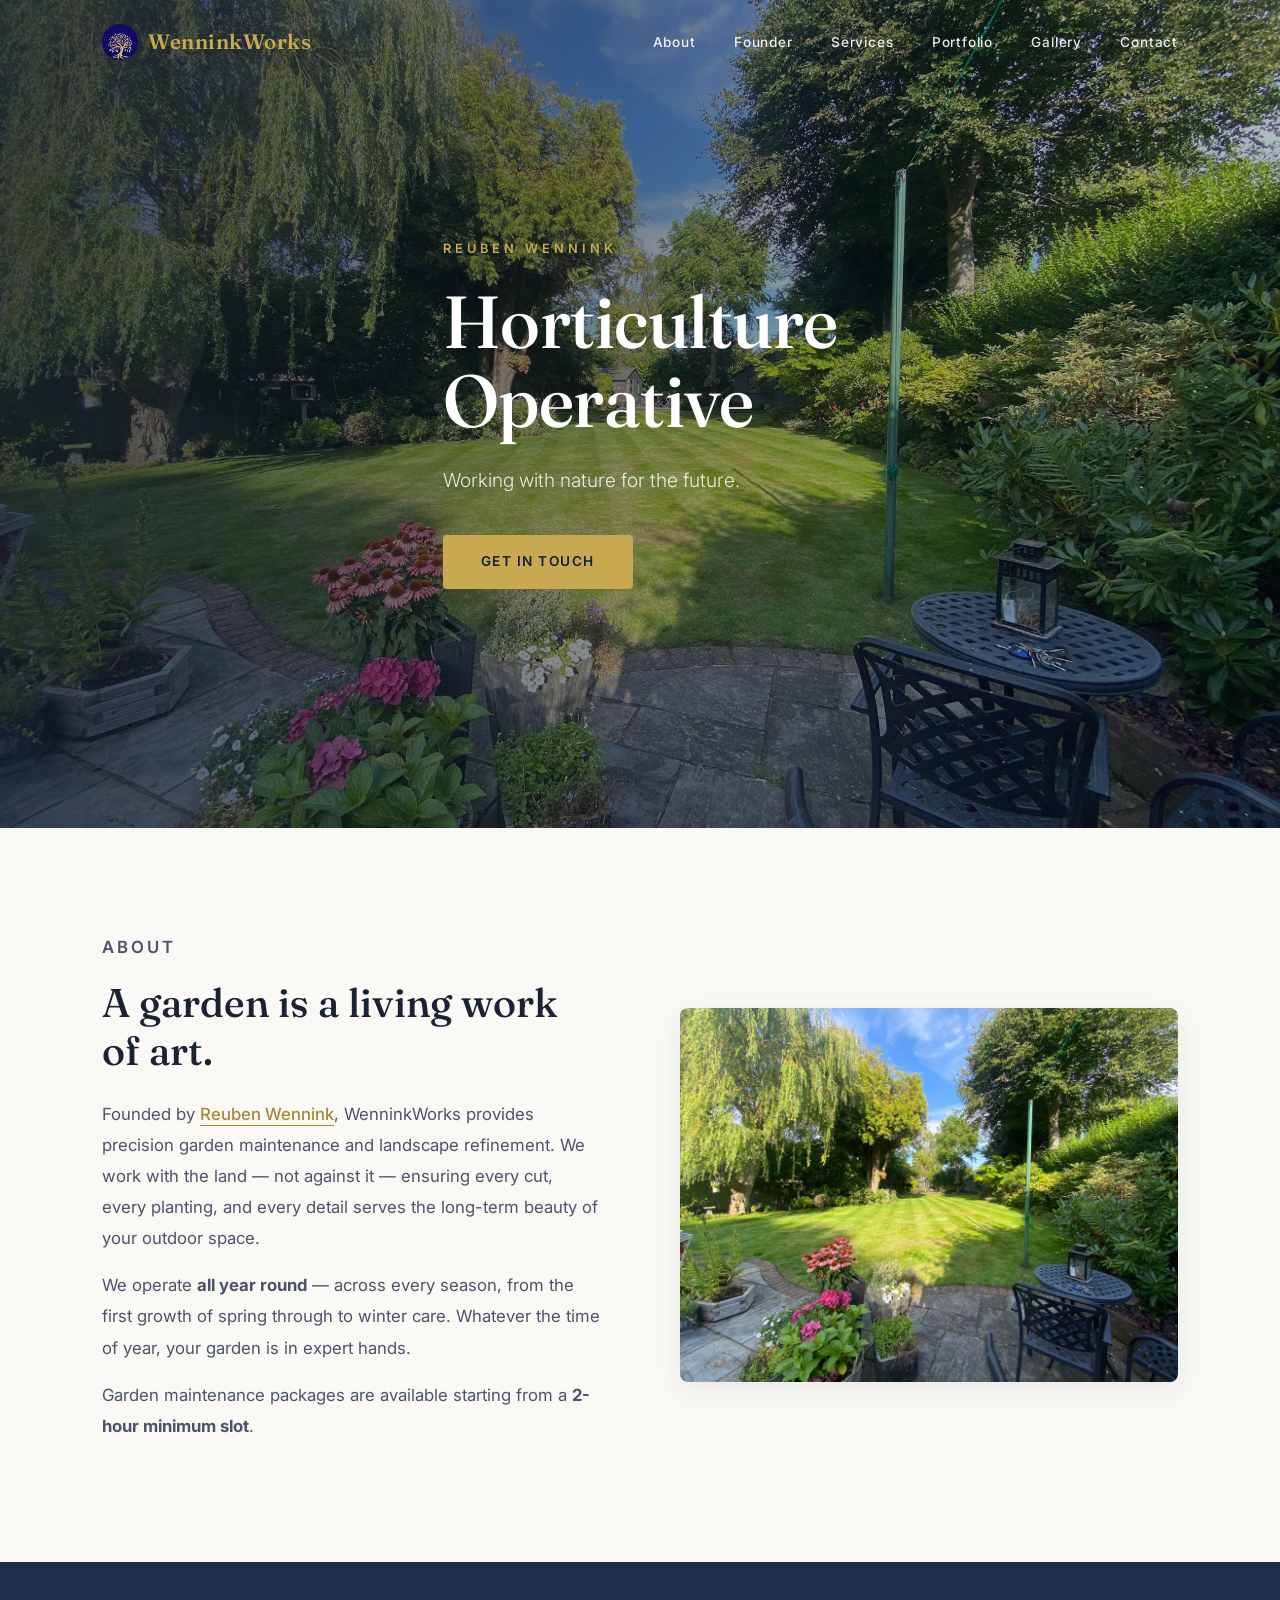
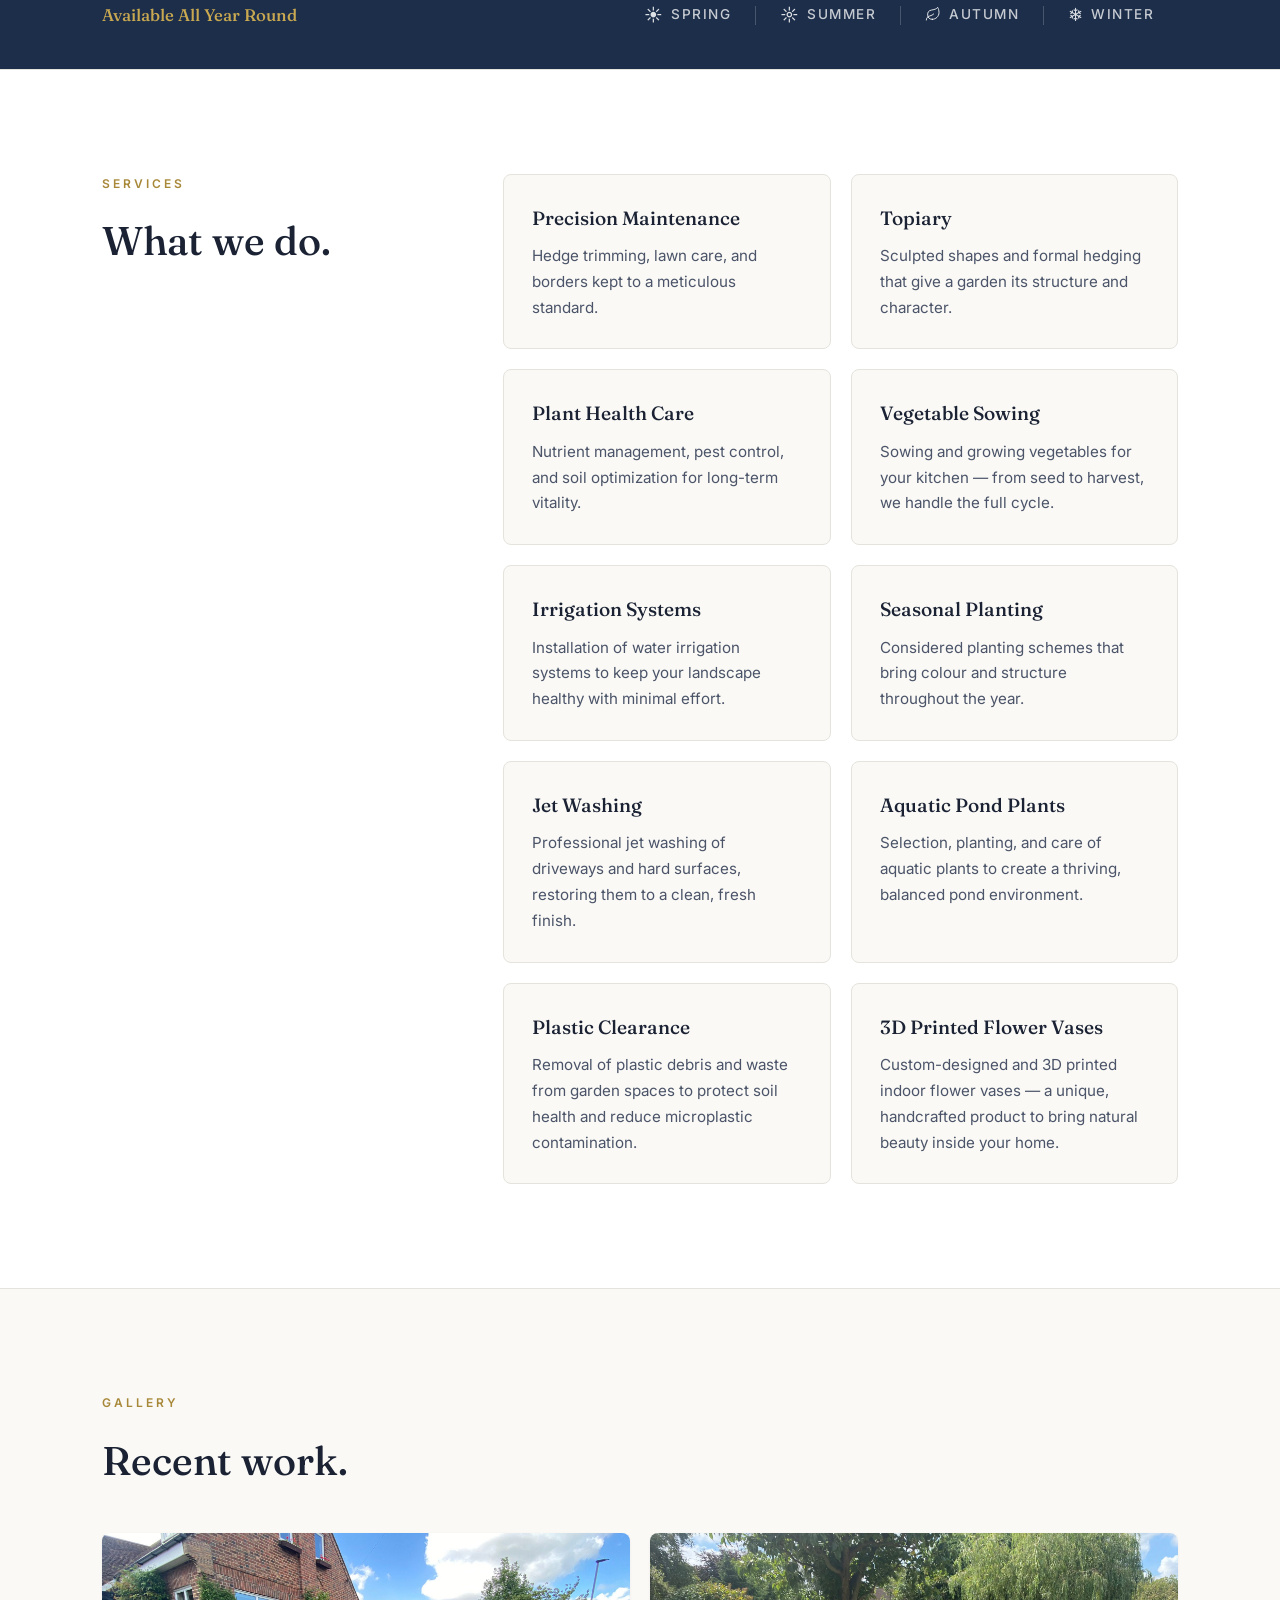
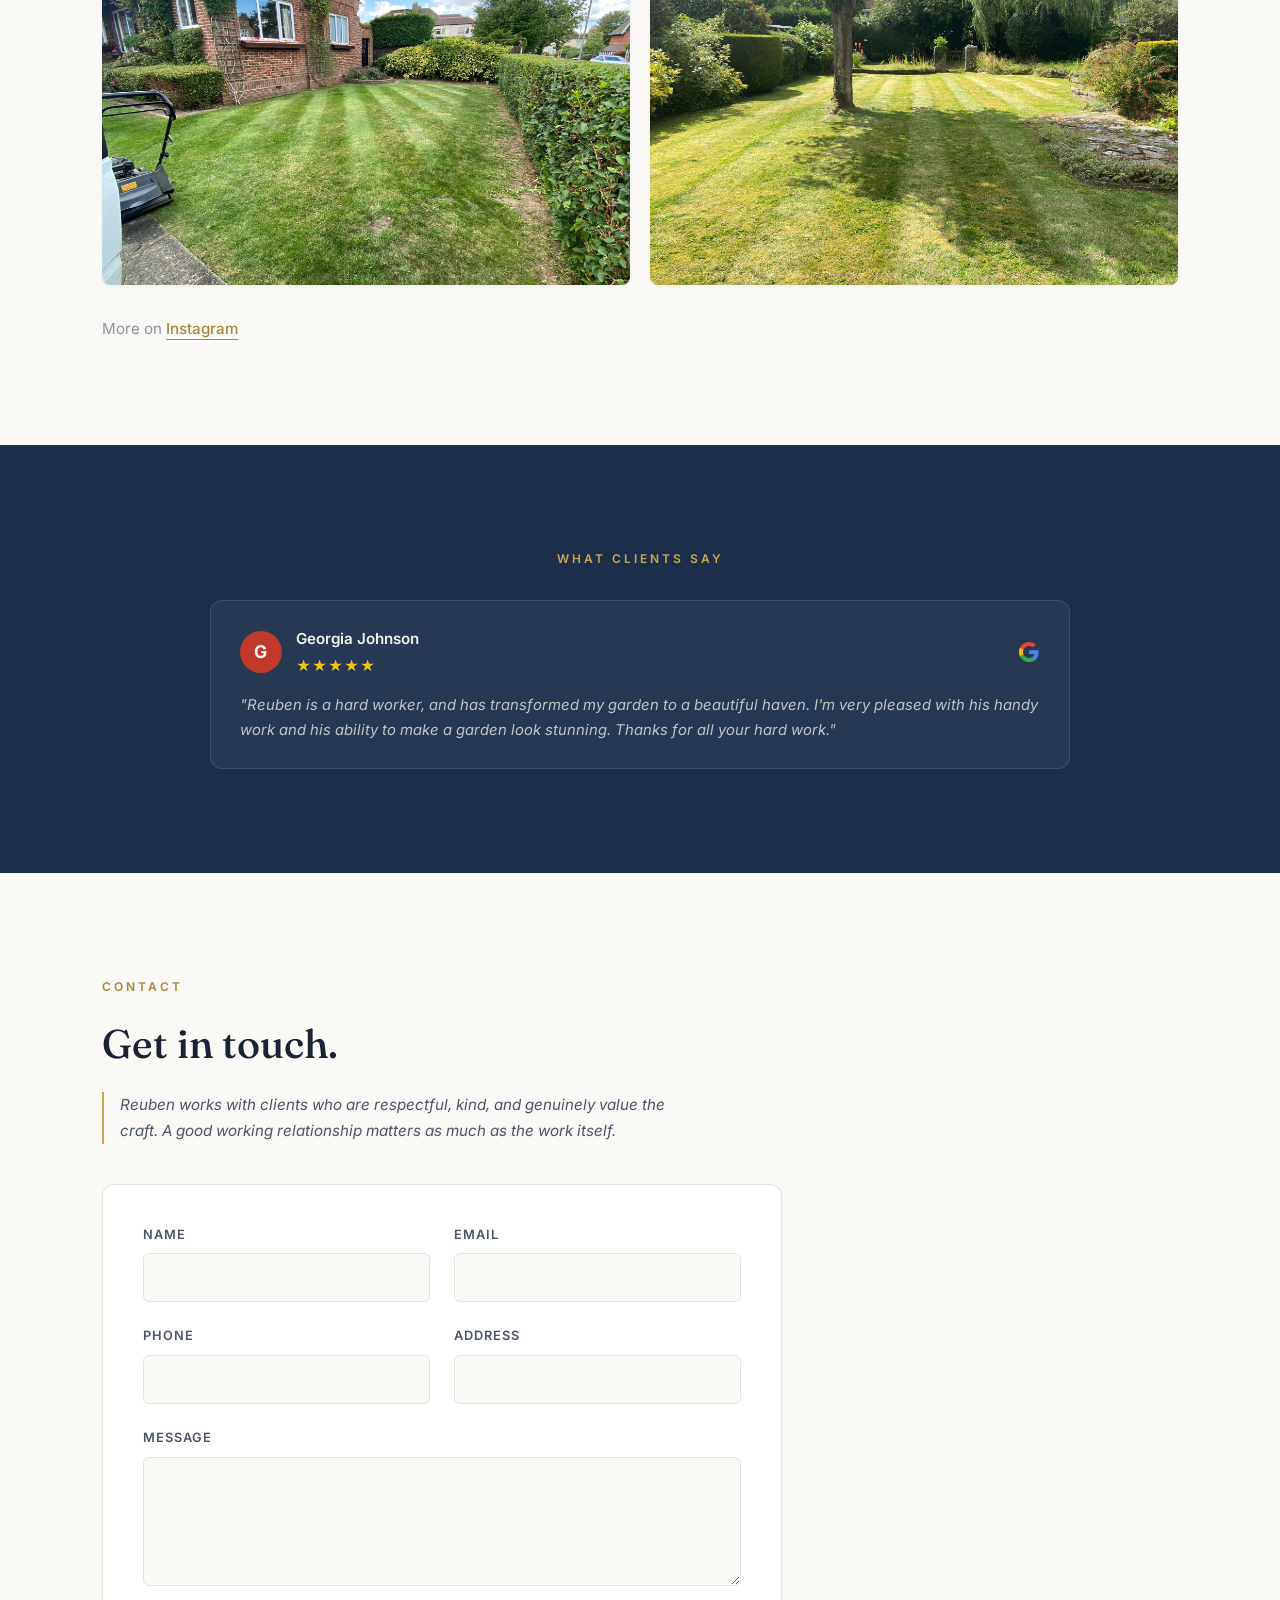
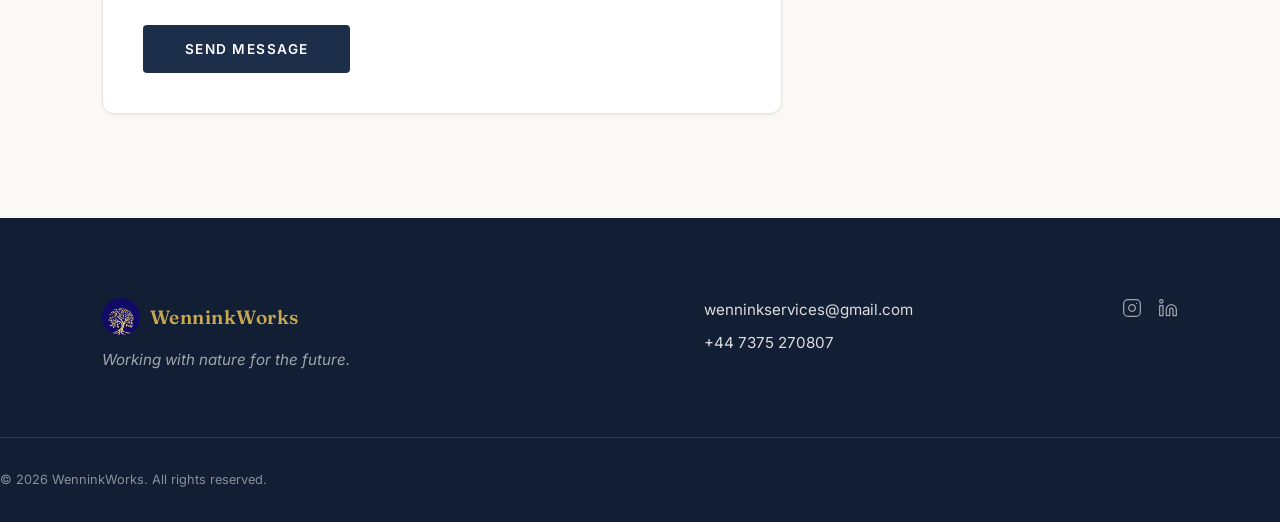
<file: index.html>
<!DOCTYPE html>
<html lang="en">
<head>
    <meta charset="UTF-8">
    <meta name="viewport" content="width=device-width, initial-scale=1.0">
    <title>WenninkWorks | Premium Horticulture Operative</title>
    <meta name="description" content="WenninkWorks - Professional horticulture and garden maintenance. Working with nature for the future.">
    <meta property="og:title" content="WenninkWorks | Premium Horticulture Operative">
    <meta property="og:description" content="Professional horticulture and garden maintenance by Reuben Wennink. Working with nature for the future.">
    <meta property="og:type" content="website">
    <meta property="og:image" content="images/hero_background_1778262345481.png">
    <meta name="twitter:card" content="summary_large_image">
    <link rel="icon" type="image/png" href="images/logo-tree-avatar.png">
    <link rel="preconnect" href="https://fonts.googleapis.com">
    <link rel="preconnect" href="https://fonts.gstatic.com" crossorigin>
    <link href="https://fonts.googleapis.com/css2?family=Fraunces:ital,wght@0,400;0,500;0,600;1,400&family=Inter:wght@300;400;500;600&display=swap" rel="stylesheet">
    <link rel="stylesheet" href="styles.css">
</head>
<body>

    <!-- Navigation -->
    <header id="navbar">
        <div class="container nav-container">
            <a href="#" class="logo">
                <img src="images/logo-tree.png" alt="WenninkWorks" class="logo-icon">
                <span>WenninkWorks</span>
            </a>
            <nav>
                <ul class="nav-links">
                    <li><a href="#about">About</a></li>
                    <li><a href="founder.html">Founder</a></li>
                    <li><a href="#services">Services</a></li>
                    <li><a href="portfolio/index.html">Portfolio</a></li>
                    <li><a href="#gallery">Gallery</a></li>
                    <li><a href="#contact">Contact</a></li>
                </ul>
            </nav>
            <button class="hamburger" aria-label="Menu" aria-expanded="false">
                <div class="line1"></div>
                <div class="line2"></div>
                <div class="line3"></div>
            </button>
        </div>
    </header>
    <div class="nav-overlay" id="navOverlay"></div>

    <!-- Hero -->
    <section id="hero" class="hero">
        <div class="hero-bg" style="background-image: url('gardening_photos/WhatsApp%20Image%202026-05-08%20at%2023.15.40%20(1).jpeg');"></div>
        <div class="hero-overlay"></div>
        <div class="hero-content container fade-in-up">
            <p class="hero-label">Reuben Wennink</p>
            <h1>Horticulture<br>Operative</h1>
            <p class="hero-tagline">Working with nature for the future.</p>
            <a href="#contact" class="hero-cta">Get in touch</a>
        </div>
    </section>

    <!-- About -->
    <section id="about" class="section">
        <div class="container about-grid">
            <div class="about-text fade-in-up">
                <p class="section-label">About</p>
                <h2>A garden is a living work of art.</h2>
                <p>Founded by <a href="founder.html" class="inline-link">Reuben Wennink</a>, WenninkWorks provides precision garden maintenance and landscape refinement. We work with the land — not against it — ensuring every cut, every planting, and every detail serves the long-term beauty of your outdoor space.</p>
                <p>We operate <strong>all year round</strong> — across every season, from the first growth of spring through to winter care. Whatever the time of year, your garden is in expert hands.</p>
                <p>Garden maintenance packages are available starting from a <strong>2-hour minimum slot</strong>.</p>
            </div>
            <div class="about-image fade-in-up">
                <img src="gardening_photos/WhatsApp%20Image%202026-05-08%20at%2023.15.40%20(1).jpeg" alt="Garden work by WenninkWorks" loading="lazy">
            </div>
        </div>
    </section>

    <!-- Seasons Strip -->
    <div class="seasons-strip">
        <div class="container seasons-inner">
            <p class="seasons-heading">Available All Year Round</p>
            <div class="seasons-list">
                <div class="season-item">
                    <span class="season-icon">&#9728;</span>
                    <span class="season-name">Spring</span>
                </div>
                <div class="season-divider"></div>
                <div class="season-item">
                    <span class="season-icon">&#9788;</span>
                    <span class="season-name">Summer</span>
                </div>
                <div class="season-divider"></div>
                <div class="season-item">
                    <span class="season-icon">
                        <svg xmlns="http://www.w3.org/2000/svg" width="16" height="16" viewBox="0 0 24 24" fill="none" stroke="currentColor" stroke-width="1.5" stroke-linecap="round" stroke-linejoin="round"><path d="M11 20A7 7 0 0 1 9.8 6.1C15.5 5 17 4.48 19 2c1 2 2 4.18 2 8 0 5.5-4.78 10-10 10z"/><path d="M2 21c0-3 1.85-5.36 5.08-6C9.5 14.52 12 13 13 12"/></svg>
                    </span>
                    <span class="season-name">Autumn</span>
                </div>
                <div class="season-divider"></div>
                <div class="season-item">
                    <span class="season-icon">&#10052;</span>
                    <span class="season-name">Winter</span>
                </div>
            </div>
        </div>
    </div>

    <!-- Services -->
    <section id="services" class="section">
        <div class="container services-grid fade-in-up">
            <div class="services-heading">
                <p class="section-label">Services</p>
                <h2>What we do.</h2>
            </div>
            <div class="services-items">
                <div class="service-item">
                    <h3>Precision Maintenance</h3>
                    <p>Hedge trimming, lawn care, and borders kept to a meticulous standard.</p>
                </div>
                <div class="service-item">
                    <h3>Topiary</h3>
                    <p>Sculpted shapes and formal hedging that give a garden its structure and character.</p>
                </div>
                <div class="service-item">
                    <h3>Plant Health Care</h3>
                    <p>Nutrient management, pest control, and soil optimization for long-term vitality.</p>
                </div>
                <div class="service-item">
                    <h3>Vegetable Sowing</h3>
                    <p>Sowing and growing vegetables for your kitchen — from seed to harvest, we handle the full cycle.</p>
                </div>
                <div class="service-item">
                    <h3>Irrigation Systems</h3>
                    <p>Installation of water irrigation systems to keep your landscape healthy with minimal effort.</p>
                </div>
                <div class="service-item">
                    <h3>Seasonal Planting</h3>
                    <p>Considered planting schemes that bring colour and structure throughout the year.</p>
                </div>
                <div class="service-item">
                    <h3>Jet Washing</h3>
                    <p>Professional jet washing of driveways and hard surfaces, restoring them to a clean, fresh finish.</p>
                </div>
                <div class="service-item">
                    <h3>Aquatic Pond Plants</h3>
                    <p>Selection, planting, and care of aquatic plants to create a thriving, balanced pond environment.</p>
                </div>
                <div class="service-item">
                    <h3>Plastic Clearance</h3>
                    <p>Removal of plastic debris and waste from garden spaces to protect soil health and reduce microplastic contamination.</p>
                </div>
                <div class="service-item">
                    <h3>3D Printed Flower Vases</h3>
                    <p>Custom-designed and 3D printed indoor flower vases — a unique, handcrafted product to bring natural beauty inside your home.</p>
                </div>
            </div>
        </div>
    </section>

    <!-- Gallery -->
    <section id="gallery" class="section">
        <div class="container fade-in-up">
            <p class="section-label">Gallery</p>
            <h2>Recent work.</h2>
            <div class="gallery-row">
                <div class="gallery-img">
                    <img src="gardening_photos/WhatsApp%20Image%202026-05-08%20at%2023.15.39.jpeg" alt="Garden work by WenninkWorks" loading="lazy">
                </div>
                <div class="gallery-img">
                    <img src="gardening_photos/WhatsApp%20Image%202026-05-08%20at%2023.15.40.jpeg" alt="Garden work by WenninkWorks" loading="lazy">
                </div>
            </div>
            <p class="gallery-link">
                More on <a href="https://www.instagram.com/wenninkworks/" target="_blank">Instagram</a>
            </p>
        </div>
    </section>

    <!-- Testimonials / Google Reviews -->
    <section class="section testimonial-section">
        <div class="container fade-in-up">
            <p class="section-label" style="color:var(--gold);margin-bottom:2rem;">What clients say</p>
            <div class="reviews-grid">

                <a class="review-card" href="https://g.page/r/CU0vPCJCu3gaEAE/review" target="_blank" rel="noopener">
                    <div class="review-top">
                        <div class="review-avatar">G</div>
                        <div>
                            <p class="review-name">Georgia Johnson</p>
                            <div class="review-stars">★★★★★</div>
                        </div>
                        <svg class="google-icon" viewBox="0 0 24 24" xmlns="http://www.w3.org/2000/svg"><path d="M22.56 12.25c0-.78-.07-1.53-.2-2.25H12v4.26h5.92c-.26 1.37-1.04 2.53-2.21 3.31v2.77h3.57c2.08-1.92 3.28-4.74 3.28-8.09z" fill="#4285F4"/><path d="M12 23c2.97 0 5.46-.98 7.28-2.66l-3.57-2.77c-.98.66-2.23 1.06-3.71 1.06-2.86 0-5.29-1.93-6.16-4.53H2.18v2.84C3.99 20.53 7.7 23 12 23z" fill="#34A853"/><path d="M5.84 14.09c-.22-.66-.35-1.36-.35-2.09s.13-1.43.35-2.09V7.07H2.18C1.43 8.55 1 10.22 1 12s.43 3.45 1.18 4.93l3.66-2.84z" fill="#FBBC05"/><path d="M12 5.38c1.62 0 3.06.56 4.21 1.64l3.15-3.15C17.45 2.09 14.97 1 12 1 7.7 1 3.99 3.47 2.18 7.07l3.66 2.84c.87-2.6 3.3-4.53 6.16-4.53z" fill="#EA4335"/></svg>
                    </div>
                    <p class="review-text">"Reuben is a hard worker, and has transformed my garden to a beautiful haven. I'm very pleased with his handy work and his ability to make a garden look stunning. Thanks for all your hard work."</p>
                </a>


            </div>
        </div>
    </section>

    <!-- Contact Form -->
    <section id="contact" class="section">
        <div class="container fade-in-up">
            <p class="section-label">Contact</p>
            <h2>Get in touch.</h2>
            <p class="contact-note">Reuben works with clients who are respectful, kind, and genuinely value the craft. A good working relationship matters as much as the work itself.</p>
            <form class="contact-form" action="https://formsubmit.co/wenninkservices@gmail.com" method="POST">
                <input type="hidden" name="_subject" value="New enquiry from WenninkWorks website">
                <input type="hidden" name="_captcha" value="false">
                <div class="form-row">
                    <div class="form-group">
                        <label for="name">Name</label>
                        <input type="text" id="name" name="name" required>
                    </div>
                    <div class="form-group">
                        <label for="email">Email</label>
                        <input type="email" id="email" name="email" required>
                    </div>
                </div>
                <div class="form-row">
                    <div class="form-group">
                        <label for="phone">Phone</label>
                        <input type="tel" id="phone" name="phone">
                    </div>
                    <div class="form-group">
                        <label for="address">Address</label>
                        <input type="text" id="address" name="address">
                    </div>
                </div>
                <div class="form-group">
                    <label for="message">Message</label>
                    <textarea id="message" name="message" rows="5" required></textarea>
                </div>
                <button type="submit" class="form-submit">Send Message</button>
            </form>
        </div>
    </section>

    <!-- Footer -->
    <footer class="footer">
        <div class="container footer-inner">
            <div class="footer-main">
                <a href="#" class="footer-logo">
                    <img src="images/logo-tree.png" alt="WenninkWorks" class="footer-logo-icon">
                    <span>WenninkWorks</span>
                </a>
                <p class="footer-tagline">Working with nature for the future.</p>
            </div>
            <div class="footer-contact">
                <a href="mailto:wenninkservices@gmail.com">wenninkservices@gmail.com</a>
                <a href="tel:+447375270807">+44 7375 270807</a>
            </div>
            <div class="footer-social">
                <a href="https://www.instagram.com/wenninkworks/" target="_blank" aria-label="Instagram">
                    <svg xmlns="http://www.w3.org/2000/svg" width="20" height="20" viewBox="0 0 24 24" fill="none" stroke="currentColor" stroke-width="1.5" stroke-linecap="round" stroke-linejoin="round"><rect x="2" y="2" width="20" height="20" rx="5" ry="5"/><path d="M16 11.37A4 4 0 1 1 12.63 8 4 4 0 0 1 16 11.37z"/><line x1="17.5" y1="6.5" x2="17.51" y2="6.5"/></svg>
                </a>
                <a href="https://www.linkedin.com/in/reuben-wennink-01679a376" target="_blank" aria-label="LinkedIn">
                    <svg xmlns="http://www.w3.org/2000/svg" width="20" height="20" viewBox="0 0 24 24" fill="none" stroke="currentColor" stroke-width="1.5" stroke-linecap="round" stroke-linejoin="round"><path d="M16 8a6 6 0 0 1 6 6v7h-4v-7a2 2 0 0 0-2-2 2 2 0 0 0-2 2v7h-4v-7a6 6 0 0 1 6-6z"/><rect x="2" y="9" width="4" height="12"/><circle cx="4" cy="4" r="2"/></svg>
                </a>
            </div>
        </div>
        <div class="footer-bottom">
            <p>&copy; 2026 WenninkWorks. All rights reserved.</p>
        </div>
    </footer>


    <!-- Back to Top -->
    <button class="back-to-top" id="backToTop" aria-label="Back to top">
        <svg xmlns="http://www.w3.org/2000/svg" width="18" height="18" viewBox="0 0 24 24" fill="none" stroke="currentColor" stroke-width="2" stroke-linecap="round" stroke-linejoin="round"><polyline points="18 15 12 9 6 15"/></svg>
    </button>

    <!-- Structured Data -->
    <script type="application/ld+json">
    {
        "@context": "https://schema.org",
        "@type": "LocalBusiness",
        "name": "WenninkWorks",
        "description": "Professional horticulture and garden maintenance by Reuben Wennink.",
        "url": "https://wenninkworks.com",
        "email": "wenninkservices@gmail.com",
        "founder": { "@type": "Person", "name": "Reuben Wennink" },
        "sameAs": [
            "https://www.instagram.com/wenninkworks/",
            "https://www.linkedin.com/in/reuben-wennink-01679a376"
        ]
    }
    </script>
    <script src="script.js"></script>
</body>
</html>
</file>
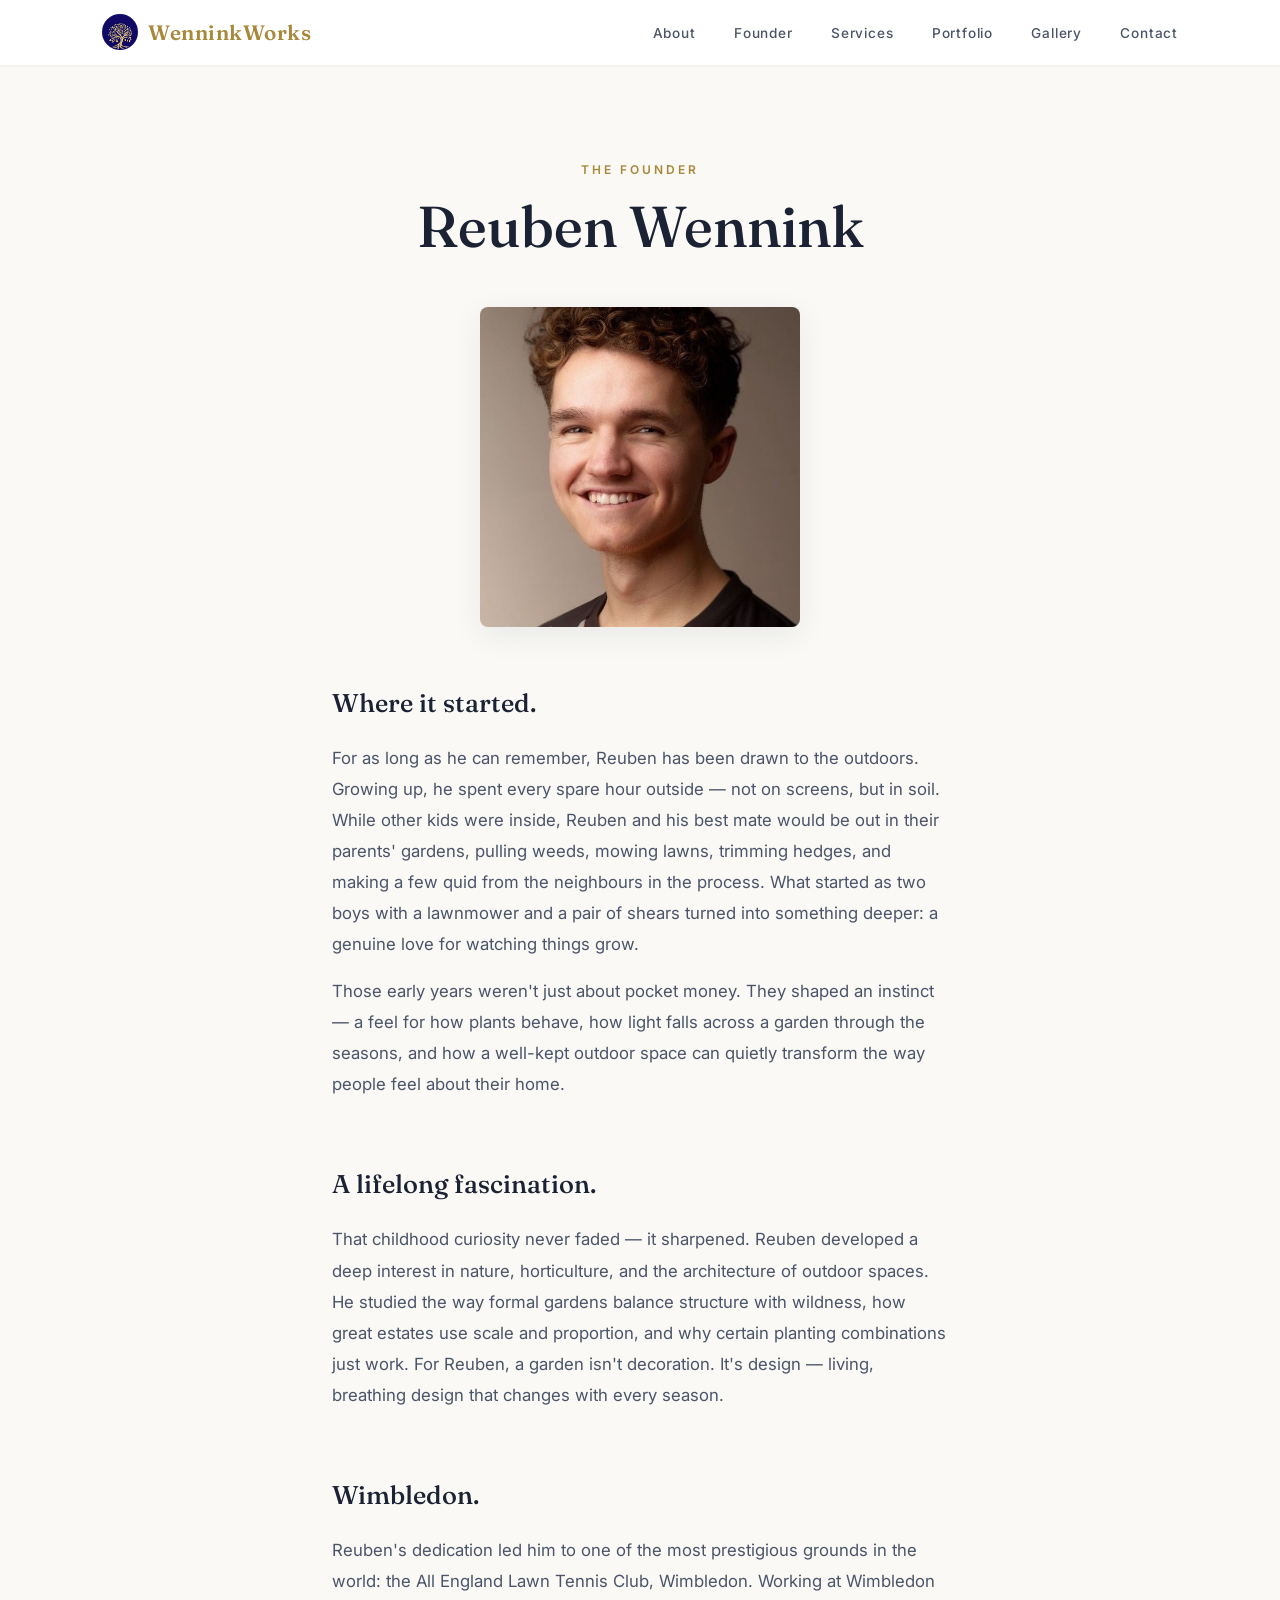
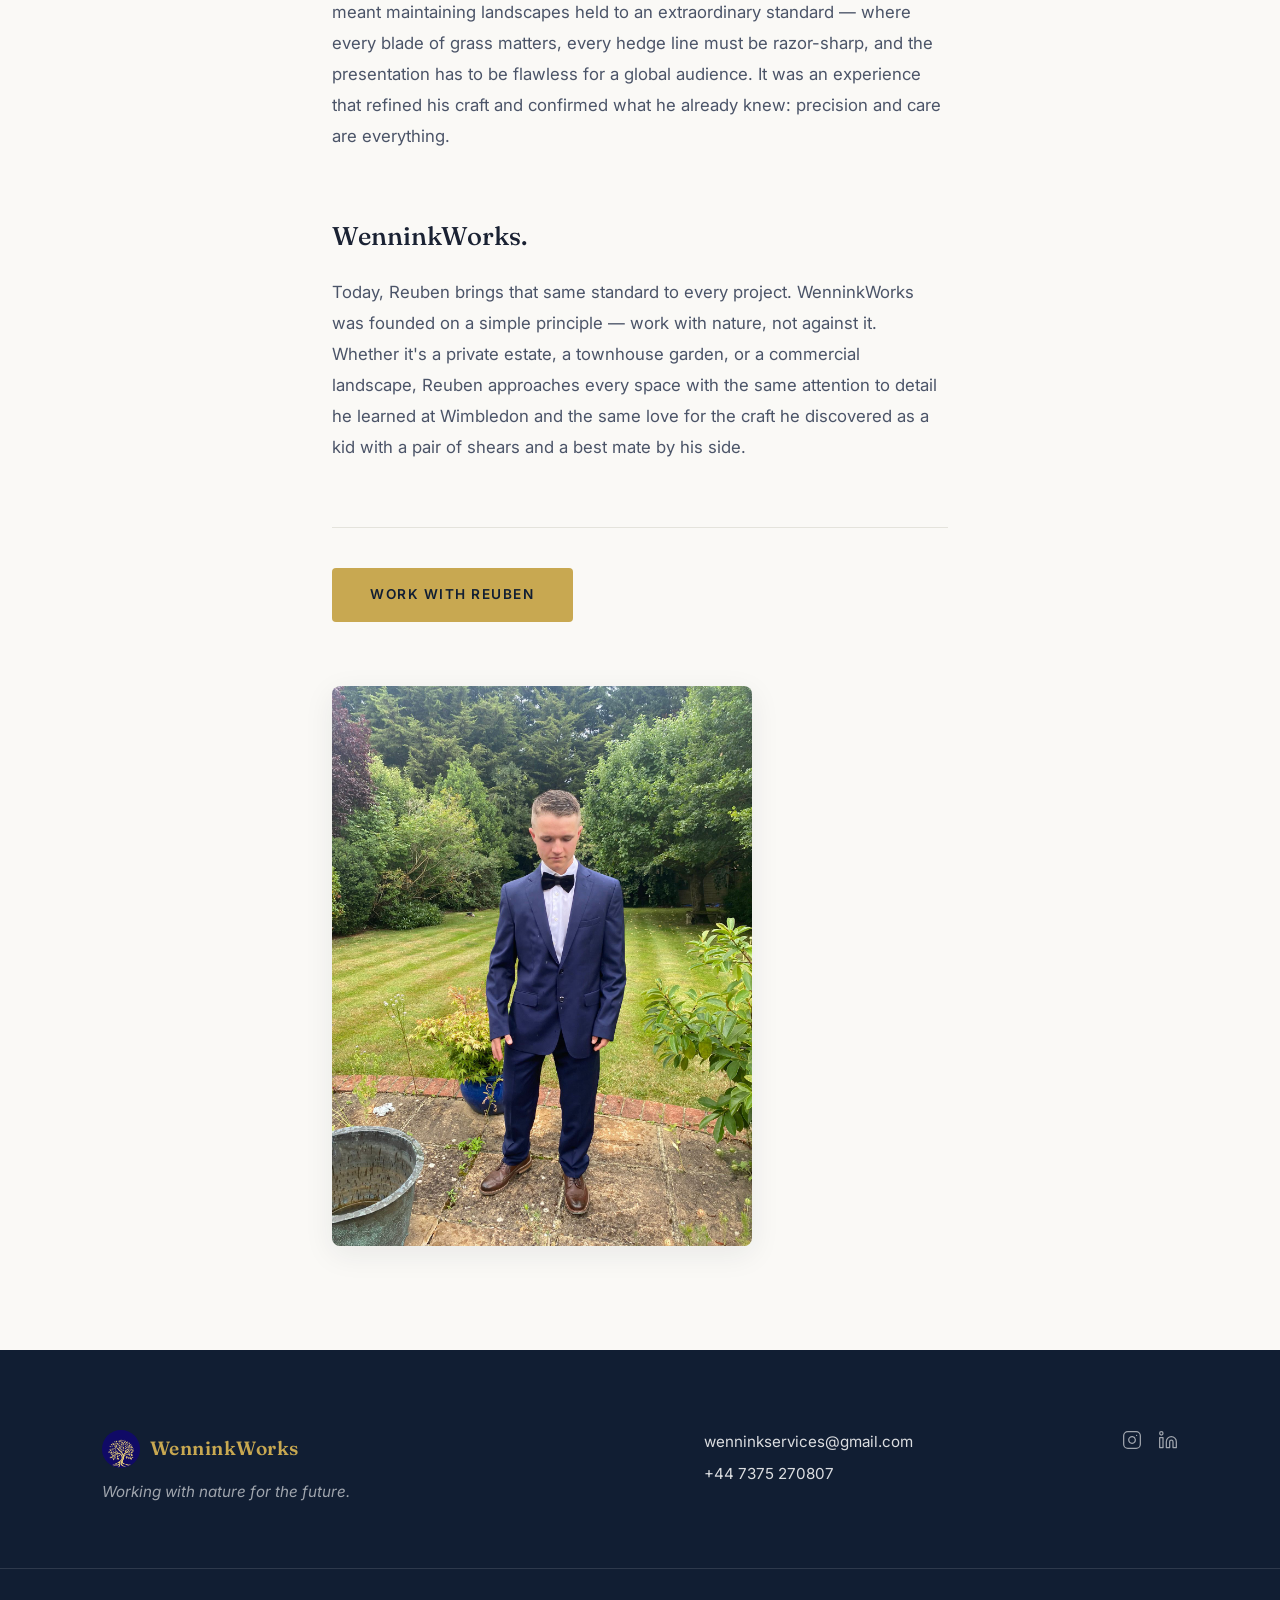
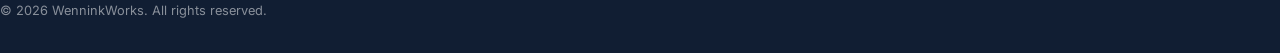
<file: founder.html>
<!DOCTYPE html>
<html lang="en">
<head>
    <meta charset="UTF-8">
    <meta name="viewport" content="width=device-width, initial-scale=1.0">
    <title>Reuben Wennink | WenninkWorks</title>
    <meta name="description" content="Meet Reuben Wennink — the founder of WenninkWorks. A lifelong passion for nature, from childhood gardens to the courts of Wimbledon.">
    <link rel="icon" type="image/png" href="images/logo-tree-avatar.png">
    <link rel="preconnect" href="https://fonts.googleapis.com">
    <link rel="preconnect" href="https://fonts.gstatic.com" crossorigin>
    <link href="https://fonts.googleapis.com/css2?family=Fraunces:ital,wght@0,400;0,500;0,600;1,400&family=Inter:wght@300;400;500;600&display=swap" rel="stylesheet">
    <link rel="stylesheet" href="styles.css">
</head>
<body>

    <!-- Navigation -->
    <header id="navbar" class="scrolled solid">
        <div class="container nav-container">
            <a href="index.html" class="logo">
                <img src="images/logo-tree.png" alt="WenninkWorks" class="logo-icon">
                <span>WenninkWorks</span>
            </a>
            <nav>
                <ul class="nav-links">
                    <li><a href="index.html#about">About</a></li>
                    <li><a href="founder.html">Founder</a></li>
                    <li><a href="index.html#services">Services</a></li>
                    <li><a href="portfolio/index.html">Portfolio</a></li>
                    <li><a href="index.html#gallery">Gallery</a></li>
                    <li><a href="index.html#contact">Contact</a></li>
                </ul>
            </nav>
            <button class="hamburger" aria-label="Menu" aria-expanded="false">
                <div class="line1"></div>
                <div class="line2"></div>
                <div class="line3"></div>
            </button>
        </div>
    </header>
    <div class="nav-overlay" id="navOverlay"></div>

    <!-- Founder Hero -->
    <section class="founder-hero">
        <div class="container">
            <p class="section-label">The Founder</p>
            <h1>Reuben Wennink</h1>
            <div class="founder-portrait">
                <img src="images/reuben.jpg" alt="Reuben Wennink">
            </div>
        </div>
    </section>

    <!-- Founder Story -->
    <section class="section">
        <div class="container founder-content">

            <div class="founder-block fade-in-up">
                <h2>Where it started.</h2>
                <p>For as long as he can remember, Reuben has been drawn to the outdoors. Growing up, he spent every spare hour outside — not on screens, but in soil. While other kids were inside, Reuben and his best mate would be out in their parents' gardens, pulling weeds, mowing lawns, trimming hedges, and making a few quid from the neighbours in the process. What started as two boys with a lawnmower and a pair of shears turned into something deeper: a genuine love for watching things grow.</p>
                <p>Those early years weren't just about pocket money. They shaped an instinct — a feel for how plants behave, how light falls across a garden through the seasons, and how a well-kept outdoor space can quietly transform the way people feel about their home.</p>
            </div>

            <div class="founder-block fade-in-up">
                <h2>A lifelong fascination.</h2>
                <p>That childhood curiosity never faded — it sharpened. Reuben developed a deep interest in nature, horticulture, and the architecture of outdoor spaces. He studied the way formal gardens balance structure with wildness, how great estates use scale and proportion, and why certain planting combinations just work. For Reuben, a garden isn't decoration. It's design — living, breathing design that changes with every season.</p>
            </div>

            <div class="founder-block fade-in-up">
                <h2>Wimbledon.</h2>
                <p>Reuben's dedication led him to one of the most prestigious grounds in the world: the All England Lawn Tennis Club, Wimbledon. Working at Wimbledon meant maintaining landscapes held to an extraordinary standard — where every blade of grass matters, every hedge line must be razor-sharp, and the presentation has to be flawless for a global audience. It was an experience that refined his craft and confirmed what he already knew: precision and care are everything.</p>
            </div>

            <div class="founder-block fade-in-up">
                <h2>WenninkWorks.</h2>
                <p>Today, Reuben brings that same standard to every project. WenninkWorks was founded on a simple principle — work with nature, not against it. Whether it's a private estate, a townhouse garden, or a commercial landscape, Reuben approaches every space with the same attention to detail he learned at Wimbledon and the same love for the craft he discovered as a kid with a pair of shears and a best mate by his side.</p>
            </div>

            <div class="founder-cta fade-in-up">
                <a href="index.html#contact" class="hero-cta">Work with Reuben</a>
            </div>

            <div class="founder-photo fade-in-up">
                <img src="gardening_photos/WhatsApp%20Image%202026-05-08%20at%2023.16.57.jpeg" alt="Reuben Wennink">
            </div>

        </div>
    </section>

    <!-- Footer -->
    <footer class="footer">
        <div class="container footer-inner">
            <div class="footer-main">
                <a href="index.html" class="footer-logo">
                    <img src="images/logo-tree.png" alt="WenninkWorks" class="footer-logo-icon">
                    <span>WenninkWorks</span>
                </a>
                <p class="footer-tagline">Working with nature for the future.</p>
            </div>
            <div class="footer-contact">
                <a href="mailto:wenninkservices@gmail.com">wenninkservices@gmail.com</a>
                <a href="tel:+447375270807">+44 7375 270807</a>
            </div>
            <div class="footer-social">
                <a href="https://www.instagram.com/wenninkworks/" target="_blank" aria-label="Instagram">
                    <svg xmlns="http://www.w3.org/2000/svg" width="20" height="20" viewBox="0 0 24 24" fill="none" stroke="currentColor" stroke-width="1.5" stroke-linecap="round" stroke-linejoin="round"><rect x="2" y="2" width="20" height="20" rx="5" ry="5"/><path d="M16 11.37A4 4 0 1 1 12.63 8 4 4 0 0 1 16 11.37z"/><line x1="17.5" y1="6.5" x2="17.51" y2="6.5"/></svg>
                </a>
                <a href="https://www.linkedin.com/in/reuben-wennink-01679a376" target="_blank" aria-label="LinkedIn">
                    <svg xmlns="http://www.w3.org/2000/svg" width="20" height="20" viewBox="0 0 24 24" fill="none" stroke="currentColor" stroke-width="1.5" stroke-linecap="round" stroke-linejoin="round"><path d="M16 8a6 6 0 0 1 6 6v7h-4v-7a2 2 0 0 0-2-2 2 2 0 0 0-2 2v7h-4v-7a6 6 0 0 1 6-6z"/><rect x="2" y="9" width="4" height="12"/><circle cx="4" cy="4" r="2"/></svg>
                </a>
            </div>
        </div>
        <div class="footer-bottom">
            <p>&copy; 2026 WenninkWorks. All rights reserved.</p>
        </div>
    </footer>

    <button class="back-to-top" id="backToTop" aria-label="Back to top">
        <svg xmlns="http://www.w3.org/2000/svg" width="18" height="18" viewBox="0 0 24 24" fill="none" stroke="currentColor" stroke-width="2" stroke-linecap="round" stroke-linejoin="round"><polyline points="18 15 12 9 6 15"/></svg>
    </button>

    <script src="script.js"></script>
</body>
</html>
</file>
<file: styles.css>
/* =========================================
   TOKENS
   ========================================= */
:root {
    --bg: #faf9f6;
    --surface: #ffffff;
    --ink: #1a2233;
    --ink-mid: #4b5468;
    --ink-dim: #8b93a3;
    --navy: #1c2e4a;
    --navy-dark: #111e33;
    --navy-tint: #eef1f6;
    --gold: #c8a851;
    --gold-dark: #a8893a;
    --line: #e4e3dc;
    --font-display: 'Fraunces', Georgia, serif;
    --font-body: 'Inter', 'Helvetica Neue', Arial, sans-serif;
    --ease: cubic-bezier(0.25, 1, 0.5, 1);
    --shadow-sm: 0 1px 3px rgba(26, 34, 51, 0.06);
    --shadow-md: 0 8px 30px rgba(26, 34, 51, 0.08);
}

/* =========================================
   RESET
   ========================================= */
*, *::before, *::after { margin: 0; padding: 0; box-sizing: border-box; }
html { scroll-behavior: smooth; }
body {
    font-family: var(--font-body);
    background: var(--bg);
    color: var(--ink);
    line-height: 1.6;
    overflow-x: hidden;
    -webkit-font-smoothing: antialiased;
}
a { text-decoration: none; color: inherit; transition: color 0.3s; }
ul { list-style: none; }
img { max-width: 100%; display: block; }
button { font-family: inherit; }

h1, h2, h3 {
    font-family: var(--font-display);
    font-weight: 500;
    color: var(--ink);
}

.container {
    max-width: 1140px;
    margin: 0 auto;
    padding: 0 2rem;
}

.section {
    padding: 6.5rem 0;
}

/* =========================================
   SECTION LABEL  (small "About", "Services" etc.)
   ========================================= */
.section-label {
    font-size: 0.75rem;
    font-weight: 600;
    letter-spacing: 3px;
    text-transform: uppercase;
    color: var(--gold-dark);
    margin-bottom: 1rem;
}

/* =========================================
   NAVIGATION
   ========================================= */
header {
    position: fixed;
    top: 0;
    left: 0;
    width: 100%;
    z-index: 1000;
    padding: 1.5rem 0;
    transition: background 0.4s, padding 0.4s, box-shadow 0.4s;
}

header.scrolled,
header.solid {
    background: rgba(255, 255, 255, 0.95);
    backdrop-filter: blur(16px);
    -webkit-backdrop-filter: blur(16px);
    padding: 0.9rem 0;
    box-shadow: var(--shadow-sm);
}

.nav-container {
    display: flex;
    justify-content: space-between;
    align-items: center;
}

.logo {
    display: flex;
    align-items: center;
    gap: 0.65rem;
    font-family: var(--font-display);
    font-size: 1.3rem;
    font-weight: 600;
    letter-spacing: 0.5px;
    color: var(--gold);
    transition: color 0.4s;
}

header.scrolled .logo,
header.solid .logo {
    color: var(--gold-dark);
}

.logo-icon {
    width: 36px;
    height: 36px;
    border-radius: 50%;
    object-fit: cover;
}

.nav-links {
    display: flex;
    align-items: center;
    gap: 2.4rem;
}

.nav-links a {
    font-size: 0.85rem;
    font-weight: 500;
    letter-spacing: 0.8px;
    color: rgba(255, 255, 255, 0.9);
    transition: color 0.3s;
}

header.scrolled .nav-links a,
header.solid .nav-links a {
    color: var(--ink-mid);
}

.nav-links a:hover {
    color: #ffffff;
}

header.scrolled .nav-links a:hover,
header.solid .nav-links a:hover {
    color: var(--gold-dark);
}

.nav-links a.active,
header.scrolled .nav-links a.active,
header.solid .nav-links a.active {
    color: var(--gold);
    font-weight: 600;
}

.hamburger {
    display: none;
    cursor: pointer;
    background: none;
    border: none;
    padding: 0;
}

.hamburger div {
    width: 24px;
    height: 2px;
    background: #ffffff;
    margin: 5px 0;
    border-radius: 2px;
    transition: all 0.3s;
}

header.scrolled .hamburger div,
header.solid .hamburger div {
    background: var(--ink);
}

/* =========================================
   HERO
   ========================================= */
.hero {
    height: 92vh;
    min-height: 600px;
    position: relative;
    display: flex;
    align-items: center;
    overflow: hidden;
}

.hero-bg {
    position: absolute;
    inset: 0;
    background-size: cover;
    background-position: center;
    z-index: 1;
    animation: kenburns 22s ease-in-out infinite;
    transform-origin: center center;
}

@keyframes kenburns {
    0%   { transform: scale(1)    translate(0, 0); }
    30%  { transform: scale(1.07) translate(-1.5%, -1%); }
    60%  { transform: scale(1.04) translate(1%, 0.5%); }
    100% { transform: scale(1)    translate(0, 0); }
}

.hero-overlay {
    position: absolute;
    inset: 0;
    background: linear-gradient(
        100deg,
        rgba(13, 22, 38, 0.8) 0%,
        rgba(13, 22, 38, 0.45) 55%,
        rgba(13, 22, 38, 0.25) 100%
    );
    z-index: 2;
}

.hero-content {
    position: relative;
    z-index: 3;
    max-width: 720px;
}

.hero-label {
    font-size: 0.8rem;
    font-weight: 600;
    letter-spacing: 4px;
    text-transform: uppercase;
    color: var(--gold);
    margin-bottom: 1.4rem;
}

.hero h1 {
    font-size: clamp(2.8rem, 6vw, 4.6rem);
    font-weight: 500;
    line-height: 1.08;
    letter-spacing: -0.5px;
    color: #ffffff;
    margin-bottom: 1.5rem;
}

.hero-tagline {
    font-size: 1.2rem;
    font-weight: 300;
    color: rgba(255, 255, 255, 0.85);
    margin-bottom: 2.5rem;
    max-width: 480px;
}

.hero-cta {
    display: inline-block;
    font-size: 0.85rem;
    font-weight: 600;
    letter-spacing: 1.5px;
    text-transform: uppercase;
    color: var(--navy-dark);
    background: var(--gold);
    padding: 1rem 2.4rem;
    border-radius: 4px;
    transition: background 0.3s, transform 0.3s;
}

.hero-cta:hover {
    background: #d9bd66;
    transform: translateY(-2px);
}

/* =========================================
   ABOUT
   ========================================= */
.about-grid {
    display: grid;
    grid-template-columns: 1fr 1fr;
    gap: 5rem;
    align-items: center;
}

.about-text h2 {
    font-size: clamp(1.9rem, 3.2vw, 2.5rem);
    line-height: 1.2;
    margin-bottom: 1.5rem;
}

.about-text p {
    font-size: 1.05rem;
    color: var(--ink-mid);
    line-height: 1.85;
    margin-bottom: 1rem;
}

.inline-link {
    color: var(--gold-dark);
    font-weight: 500;
    border-bottom: 1px solid currentColor;
    padding-bottom: 1px;
}

.inline-link:hover {
    color: var(--navy);
}

.about-image img {
    width: 100%;
    border-radius: 8px;
    box-shadow: var(--shadow-md);
}

/* =========================================
   SERVICES
   ========================================= */
#services {
    background: var(--surface);
    border-top: 1px solid var(--line);
    border-bottom: 1px solid var(--line);
}

.services-grid {
    display: grid;
    grid-template-columns: 1fr 2fr;
    gap: 4rem;
    align-items: start;
}

.services-heading {
    position: sticky;
    top: 7rem;
}

.services-heading h2 {
    font-size: clamp(1.9rem, 3.2vw, 2.5rem);
}

.services-items {
    display: grid;
    grid-template-columns: 1fr 1fr;
    gap: 1.25rem;
}

.service-item {
    background: var(--bg);
    border: 1px solid var(--line);
    border-radius: 8px;
    padding: 1.75rem;
    transition: border-color 0.3s, box-shadow 0.3s, transform 0.3s;
}

.service-item:hover {
    border-color: var(--gold);
    box-shadow: var(--shadow-md);
    transform: translateY(-3px);
}

.service-item h3 {
    font-size: 1.2rem;
    margin-bottom: 0.6rem;
}

.service-item p {
    font-size: 0.95rem;
    color: var(--ink-mid);
    line-height: 1.7;
}

/* =========================================
   FOUNDER PAGE
   ========================================= */
.founder-hero {
    padding: 10rem 0 0;
    text-align: center;
}

.founder-hero h1 {
    font-size: clamp(2.4rem, 5vw, 3.6rem);
    line-height: 1.1;
    margin-top: 0.5rem;
}

.founder-portrait {
    margin-top: 3rem;
    max-width: 320px;
    margin-left: auto;
    margin-right: auto;
}

.founder-portrait img {
    width: 100%;
    border-radius: 8px;
    box-shadow: var(--shadow-md);
}

.founder-hero + .section {
    padding-top: 3.5rem;
}

.founder-content {
    max-width: 680px;
}

.founder-block {
    margin-bottom: 4rem;
}

.founder-block h2 {
    font-size: 1.6rem;
    margin-bottom: 1.2rem;
}

.founder-block p {
    font-size: 1.05rem;
    color: var(--ink-mid);
    line-height: 1.85;
    margin-bottom: 1rem;
}

.founder-block p:last-child {
    margin-bottom: 0;
}

.founder-cta {
    margin-top: 1rem;
    padding-top: 2.5rem;
    border-top: 1px solid var(--line);
}

.founder-photo {
    margin-top: 4rem;
    text-align: center;
}

.founder-photo img {
    max-width: 420px;
    width: 100%;
    border-radius: 8px;
    box-shadow: var(--shadow-md);
}

/* =========================================
   GALLERY
   ========================================= */
#gallery h2 {
    font-size: clamp(1.9rem, 3.2vw, 2.5rem);
    margin-bottom: 2.5rem;
}

.gallery-row {
    display: grid;
    grid-template-columns: 1fr 1fr;
    gap: 1.25rem;
}

.gallery-img {
    overflow: hidden;
    border-radius: 8px;
    box-shadow: var(--shadow-sm);
}

.gallery-img img {
    width: 100%;
    aspect-ratio: 3 / 2;
    object-fit: cover;
    transition: transform 0.6s var(--ease);
}

.gallery-img:hover img {
    transform: scale(1.04);
}

.gallery-link {
    margin-top: 2rem;
    font-size: 0.95rem;
    color: var(--ink-dim);
}

.gallery-link a {
    color: var(--gold-dark);
    font-weight: 500;
    border-bottom: 1px solid currentColor;
    padding-bottom: 1px;
}

.gallery-link a:hover {
    color: var(--navy);
}

/* =========================================
   TESTIMONIAL
   ========================================= */
.testimonial-section {
    background: var(--navy);
    text-align: center;
}

.reviews-grid {
    display: grid;
    grid-template-columns: repeat(auto-fit, minmax(280px, 1fr));
    gap: 1.5rem;
    max-width: 860px;
    margin: 0 auto;
    text-align: left;
}

.review-card {
    display: block;
    background: rgba(255,255,255,0.05);
    border: 1px solid rgba(255,255,255,0.1);
    border-radius: 12px;
    padding: 1.6rem 1.8rem;
    text-decoration: none;
    transition: background 0.25s, border-color 0.25s, transform 0.25s;
}

.review-card:hover {
    background: rgba(255,255,255,0.09);
    border-color: var(--gold);
    transform: translateY(-3px);
}

.review-top {
    display: flex;
    align-items: center;
    gap: 0.9rem;
    margin-bottom: 1rem;
}

.review-avatar {
    width: 42px;
    height: 42px;
    border-radius: 50%;
    background: #c0392b;
    color: #fff;
    display: flex;
    align-items: center;
    justify-content: center;
    font-weight: 700;
    font-size: 1.1rem;
    flex-shrink: 0;
}

.review-name {
    color: #f2f1ec;
    font-weight: 600;
    font-size: 0.95rem;
    margin-bottom: 0.2rem;
}

.review-stars {
    color: #f5c518;
    font-size: 0.9rem;
    letter-spacing: 1px;
}

.google-icon {
    width: 22px;
    height: 22px;
    margin-left: auto;
    flex-shrink: 0;
}

.review-text {
    color: rgba(242,241,236,0.75);
    font-size: 0.93rem;
    line-height: 1.65;
    font-style: italic;
}

/* =========================================
   CONTACT FORM
   ========================================= */
#contact h2 {
    font-size: clamp(1.9rem, 3.2vw, 2.5rem);
    margin-bottom: 1rem;
}

.contact-note {
    max-width: 580px;
    font-size: 0.95rem;
    color: var(--ink-mid);
    font-style: italic;
    margin-bottom: 2.5rem;
    padding-left: 1rem;
    border-left: 2px solid var(--gold);
    line-height: 1.7;
}

.contact-form {
    max-width: 680px;
    background: var(--surface);
    border: 1px solid var(--line);
    border-radius: 12px;
    padding: 2.5rem;
    box-shadow: var(--shadow-sm);
}

.form-row {
    display: grid;
    grid-template-columns: 1fr 1fr;
    gap: 1.5rem;
}

.form-group {
    margin-bottom: 1.5rem;
}

.form-group label {
    display: block;
    font-size: 0.8rem;
    font-weight: 600;
    letter-spacing: 1px;
    text-transform: uppercase;
    color: var(--ink-mid);
    margin-bottom: 0.5rem;
}

.form-group input,
.form-group textarea {
    width: 100%;
    padding: 0.85rem 1rem;
    font-family: var(--font-body);
    font-size: 1rem;
    color: var(--ink);
    background: var(--bg);
    border: 1px solid var(--line);
    border-radius: 6px;
    outline: none;
    transition: border-color 0.3s, box-shadow 0.3s;
}

.form-group input:focus,
.form-group textarea:focus {
    border-color: var(--gold);
    box-shadow: 0 0 0 3px rgba(200, 168, 81, 0.18);
}

.form-group textarea {
    resize: vertical;
    min-height: 120px;
}

.form-submit {
    display: inline-block;
    margin-top: 0.5rem;
    padding: 1rem 2.6rem;
    font-family: var(--font-body);
    font-size: 0.85rem;
    font-weight: 600;
    letter-spacing: 1.5px;
    text-transform: uppercase;
    color: #ffffff;
    background: var(--navy);
    border: none;
    border-radius: 4px;
    cursor: pointer;
    transition: background 0.3s, transform 0.3s;
}

.form-submit:hover {
    background: var(--navy-dark);
    transform: translateY(-2px);
}

@media screen and (max-width: 600px) {
    .form-row {
        grid-template-columns: 1fr;
    }

    .contact-form {
        padding: 1.5rem;
    }
}

/* =========================================
   SEASONS STRIP
   ========================================= */
.seasons-strip {
    background: var(--navy);
    padding: 2.5rem 0;
}

.seasons-inner {
    display: flex;
    align-items: center;
    gap: 2.5rem;
    flex-wrap: wrap;
}

.seasons-heading {
    font-family: var(--font-display);
    font-size: 1.05rem;
    font-weight: 500;
    color: var(--gold);
    white-space: nowrap;
    flex-shrink: 0;
}

.seasons-list {
    display: flex;
    align-items: center;
    gap: 0;
    flex-wrap: wrap;
    flex: 1;
    justify-content: flex-end;
}

.season-item {
    display: flex;
    align-items: center;
    gap: 0.5rem;
    padding: 0 1.5rem;
    color: rgba(255, 255, 255, 0.85);
}

.season-icon {
    font-size: 1.1rem;
    line-height: 1;
}

.season-name {
    font-size: 0.85rem;
    font-weight: 500;
    letter-spacing: 1.5px;
    text-transform: uppercase;
    color: rgba(255, 255, 255, 0.75);
}

.season-divider {
    width: 1px;
    height: 1.2rem;
    background: rgba(255, 255, 255, 0.2);
    flex-shrink: 0;
}

@media screen and (max-width: 768px) {
    .seasons-inner {
        gap: 1.5rem;
    }

    .seasons-heading {
        font-size: 0.95rem;
    }

    .seasons-list {
        justify-content: center;
    }

    .season-item {
        padding: 0 0.9rem;
    }
}

@media screen and (max-width: 480px) {
    .seasons-strip {
        padding: 1.75rem 0;
    }

    .seasons-inner {
        flex-direction: column;
        align-items: center;
        gap: 0.9rem;
        text-align: center;
    }

    .seasons-heading {
        text-align: center;
        font-size: 0.9rem;
    }

    .seasons-list {
        flex-wrap: nowrap;
        gap: 0;
        width: 100%;
        justify-content: center;
    }

    .season-item {
        padding: 0 0.4rem;
        gap: 0.25rem;
    }

    .season-icon {
        font-size: 0.9rem;
    }

    .season-name {
        font-size: 0.72rem;
        letter-spacing: 0.5px;
    }
}

/* =========================================
   FOOTER
   ========================================= */
.footer {
    background: var(--navy-dark);
    color: rgba(255, 255, 255, 0.85);
    padding: 5rem 0 2rem;
}

.footer-inner {
    display: grid;
    grid-template-columns: 1.5fr 1fr auto;
    gap: 3rem;
    align-items: start;
    padding-bottom: 4rem;
}

.footer-logo {
    display: flex;
    align-items: center;
    gap: 0.6rem;
    font-family: var(--font-display);
    font-size: 1.2rem;
    font-weight: 600;
    letter-spacing: 0.5px;
    color: var(--gold);
    margin-bottom: 0.75rem;
}

.footer-logo-icon {
    width: 38px;
    height: 38px;
    border-radius: 50%;
    object-fit: cover;
}

.footer-tagline {
    font-size: 0.95rem;
    font-style: italic;
    color: rgba(255, 255, 255, 0.6);
}

.footer-contact {
    display: flex;
    flex-direction: column;
    gap: 0.5rem;
}

.footer-contact a {
    font-size: 0.95rem;
    color: rgba(255, 255, 255, 0.85);
}

.footer-contact a:hover {
    color: var(--gold);
}

.footer-social {
    display: flex;
    gap: 1rem;
}

.footer-social a {
    color: rgba(255, 255, 255, 0.6);
    transition: color 0.3s;
}

.footer-social a:hover {
    color: var(--gold);
}

.footer-bottom {
    padding-top: 2rem;
    border-top: 1px solid rgba(255, 255, 255, 0.12);
    font-size: 0.8rem;
    color: rgba(255, 255, 255, 0.5);
}

/* =========================================
   NAV OVERLAY
   ========================================= */
.nav-overlay {
    display: none;
    position: fixed;
    inset: 0;
    background: rgba(17, 30, 51, 0.45);
    z-index: 999;
}

.nav-overlay.active {
    display: block;
}

/* =========================================
   BACK TO TOP
   ========================================= */
.back-to-top {
    position: fixed;
    bottom: 2rem;
    right: 2rem;
    width: 42px;
    height: 42px;
    border-radius: 50%;
    background: var(--surface);
    border: 1px solid var(--line);
    color: var(--ink-mid);
    box-shadow: var(--shadow-md);
    display: flex;
    align-items: center;
    justify-content: center;
    cursor: pointer;
    opacity: 0;
    visibility: hidden;
    transition: opacity 0.3s, transform 0.3s;
    z-index: 900;
}

.back-to-top.visible {
    opacity: 1;
    visibility: visible;
}

.back-to-top:hover {
    color: var(--gold-dark);
    border-color: var(--gold);
    transform: translateY(-2px);
}


/* =========================================
   ANIMATIONS
   ========================================= */
.fade-in-up {
    opacity: 0;
    transform: translateY(30px);
    transition: opacity 0.7s var(--ease), transform 0.7s var(--ease);
}

.appear {
    opacity: 1;
    transform: translateY(0);
}

.delay-1 { transition-delay: 0.1s; }
.delay-2 { transition-delay: 0.2s; }
.delay-3 { transition-delay: 0.3s; }

/* =========================================
   RESPONSIVE
   ========================================= */
@media screen and (max-width: 900px) {
    .about-grid,
    .services-grid,
    .footer-inner {
        grid-template-columns: 1fr;
        gap: 3rem;
    }

    .services-heading {
        position: static;
    }

    .services-items,
    .gallery-row {
        grid-template-columns: 1fr;
    }

    .nav-links {
        position: fixed;
        right: -100%;
        top: 0;
        height: 100vh;
        background: var(--surface);
        flex-direction: column;
        justify-content: center;
        width: 70%;
        max-width: 320px;
        box-shadow: -10px 0 40px rgba(17, 30, 51, 0.15);
        transition: right 0.4s var(--ease);
    }

    .nav-links a,
    header .nav-links a {
        color: var(--ink);
        font-size: 1.05rem;
    }

    .nav-links.active {
        right: 0;
    }

    .hamburger {
        display: block;
        z-index: 1001;
    }

    .hamburger.toggle .line1 {
        transform: rotate(-45deg) translate(-5px, 5px);
        background: var(--ink);
    }
    .hamburger.toggle .line2 {
        opacity: 0;
    }
    .hamburger.toggle .line3 {
        transform: rotate(45deg) translate(-5px, -5px);
        background: var(--ink);
    }
}
</file>
